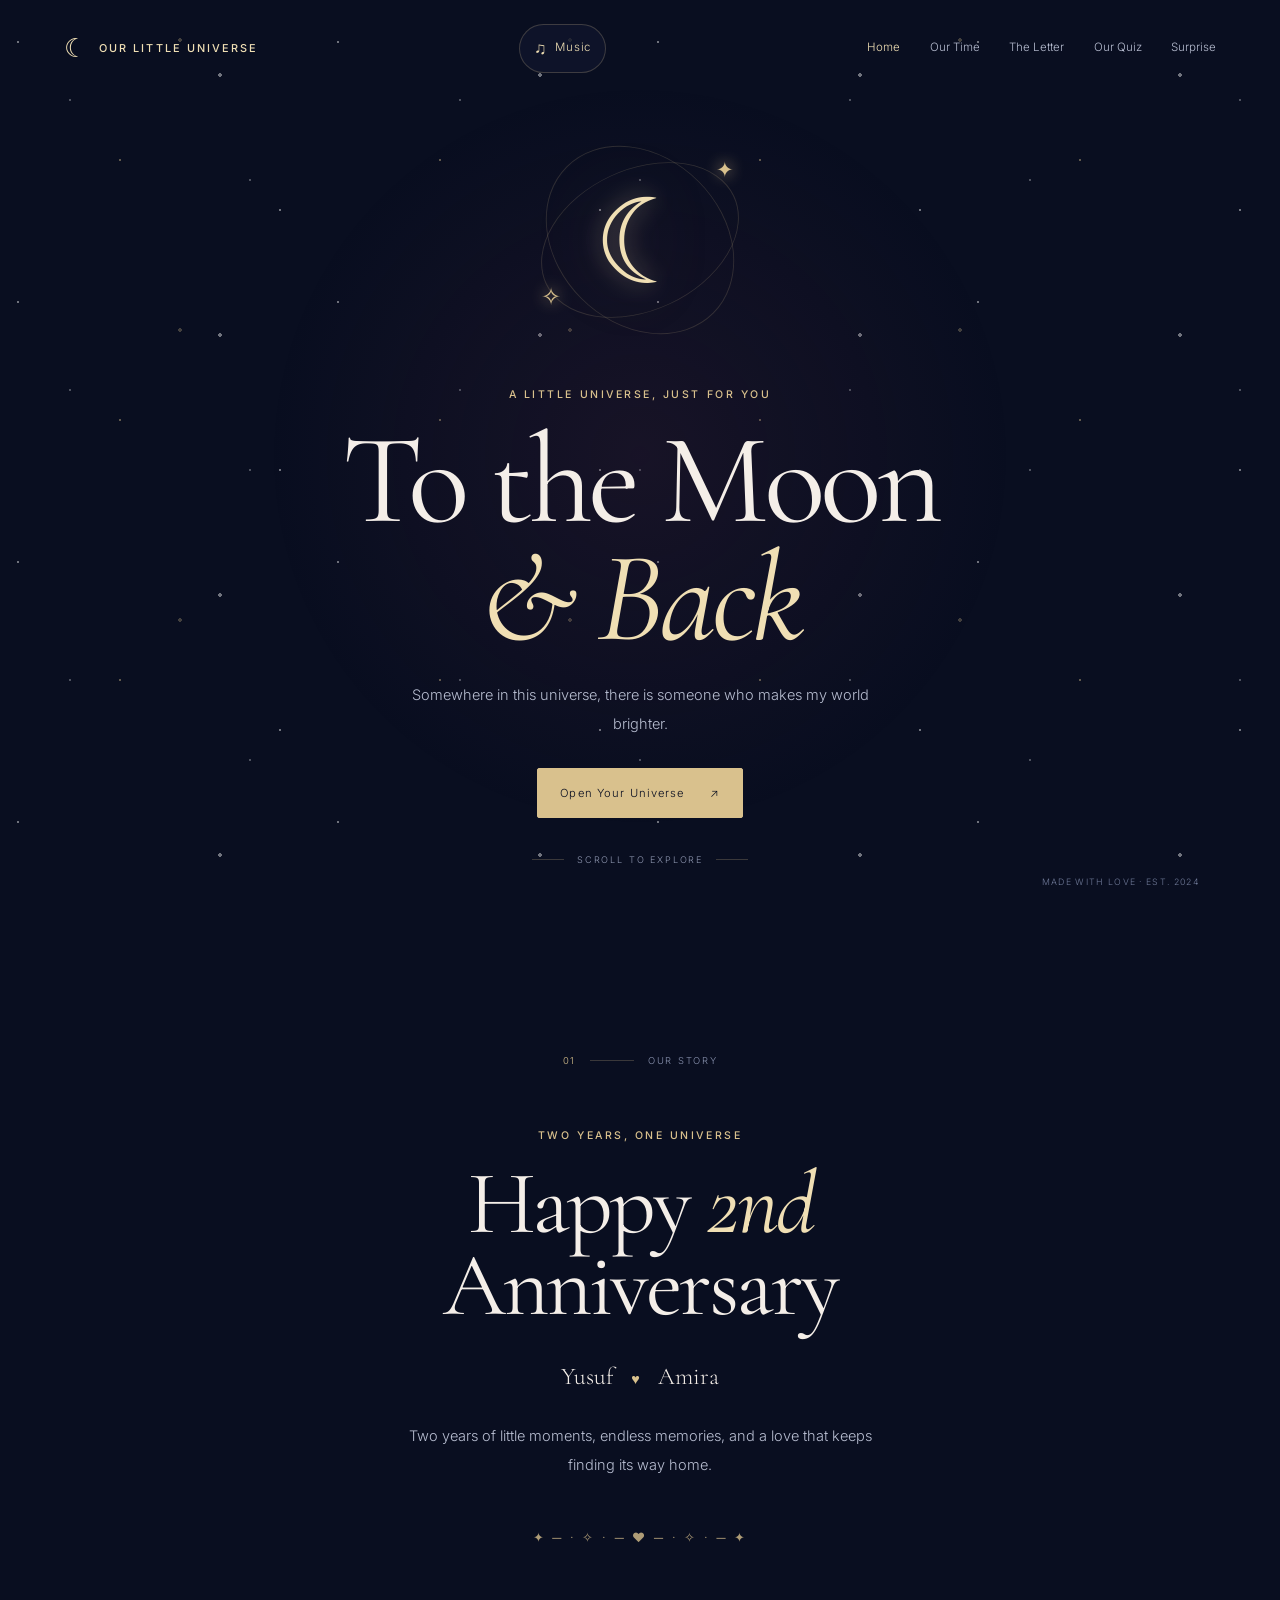
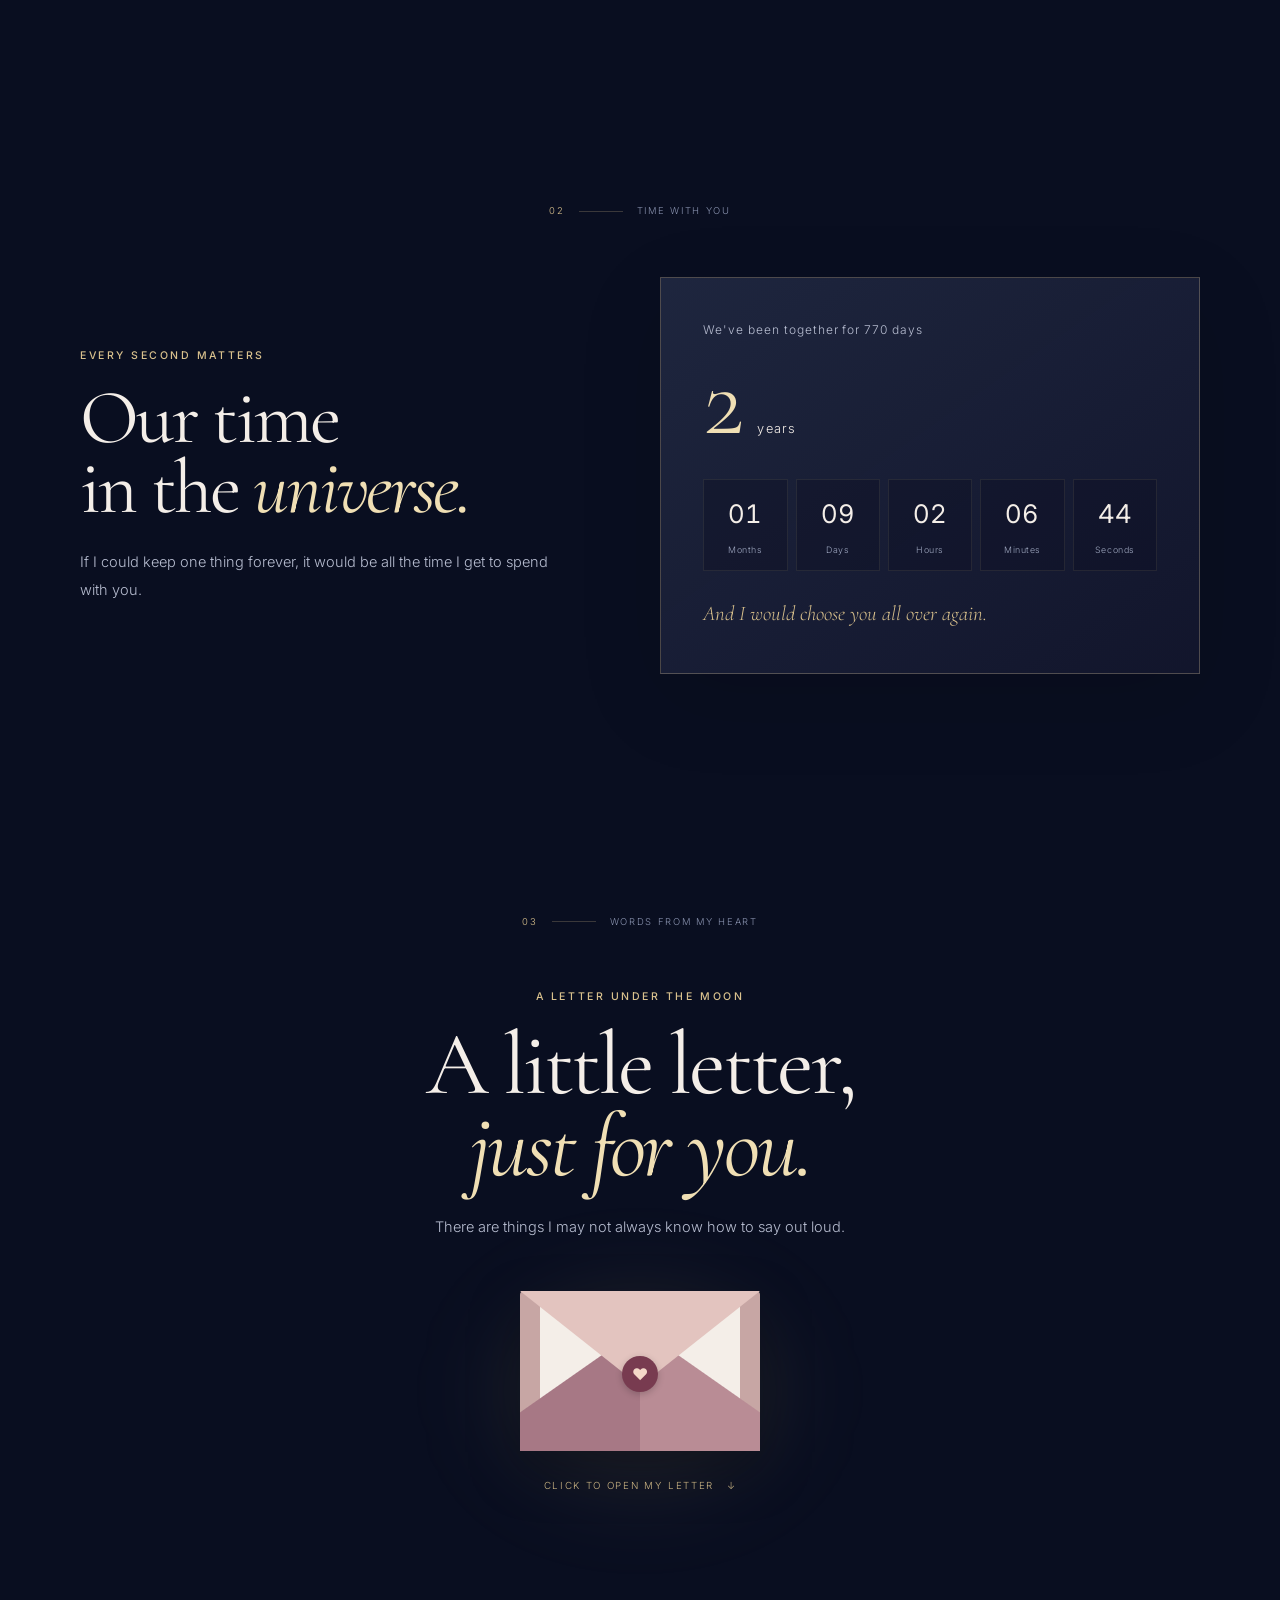
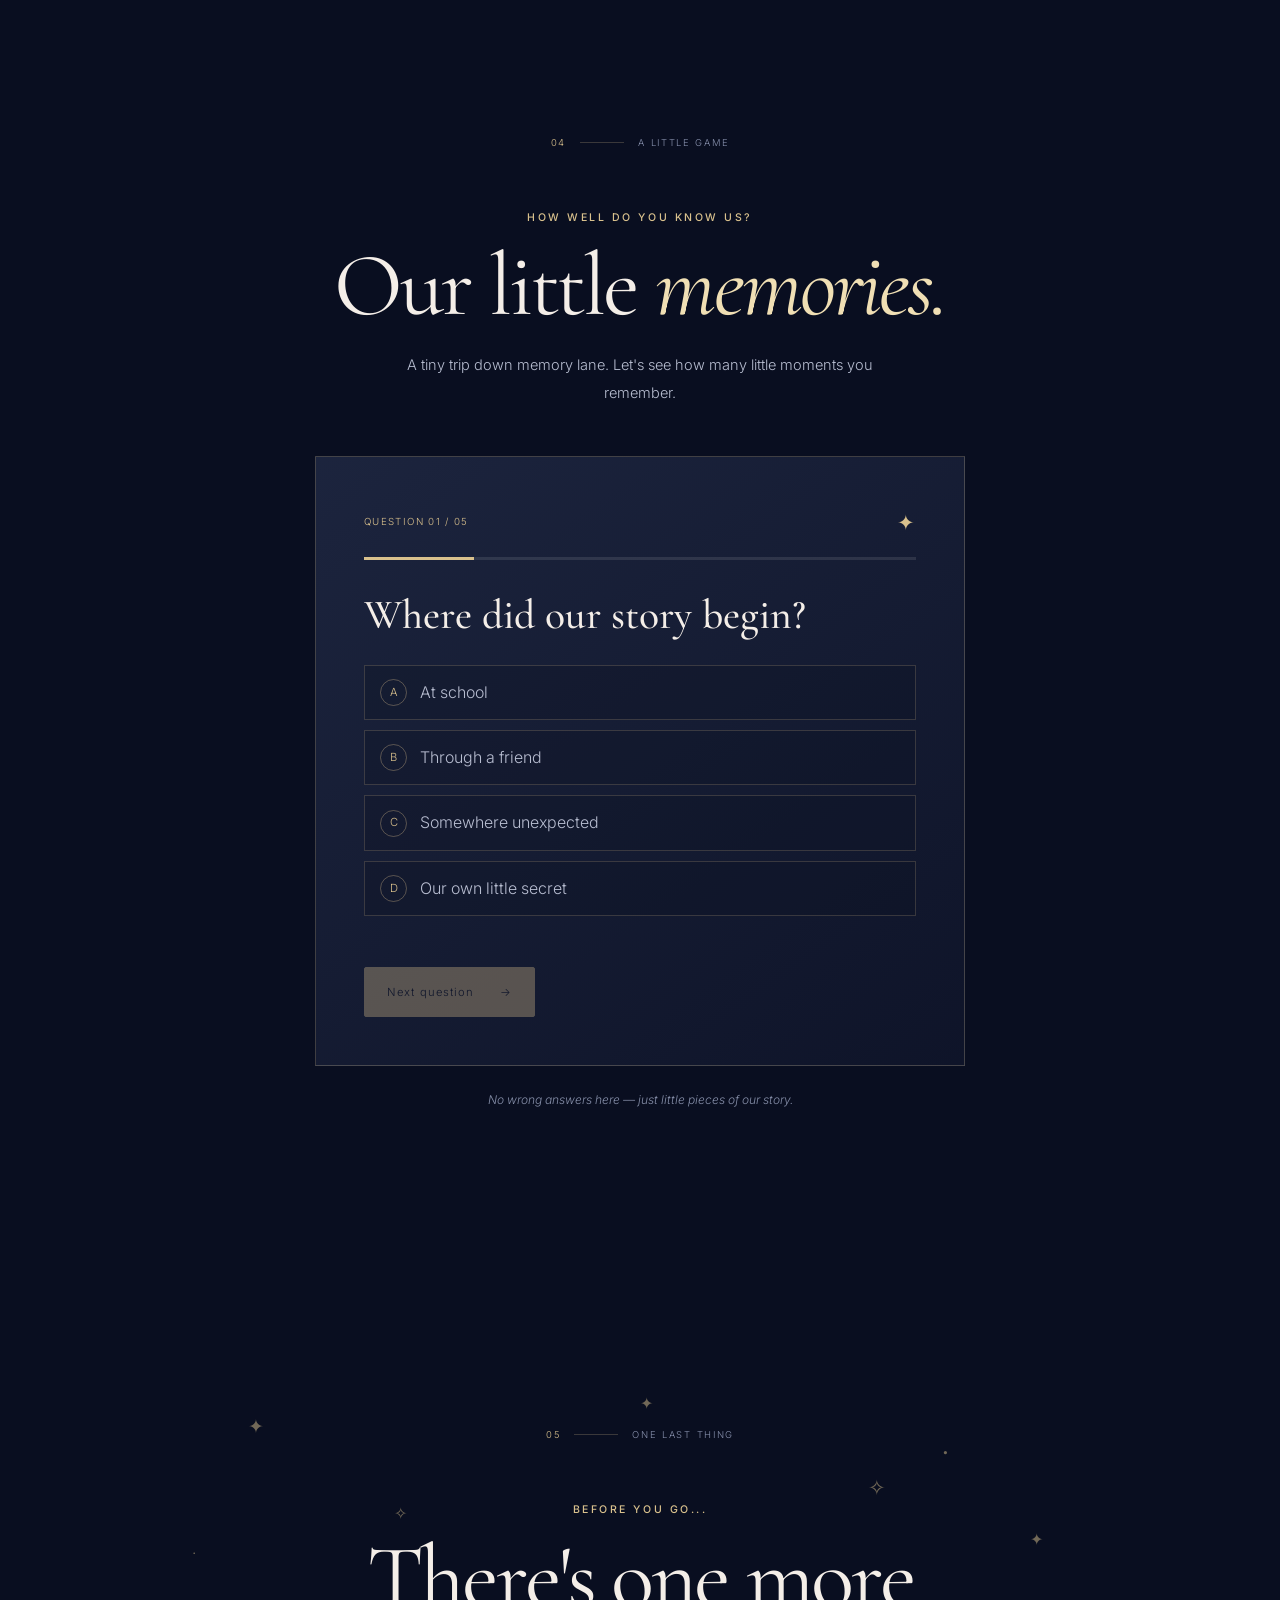
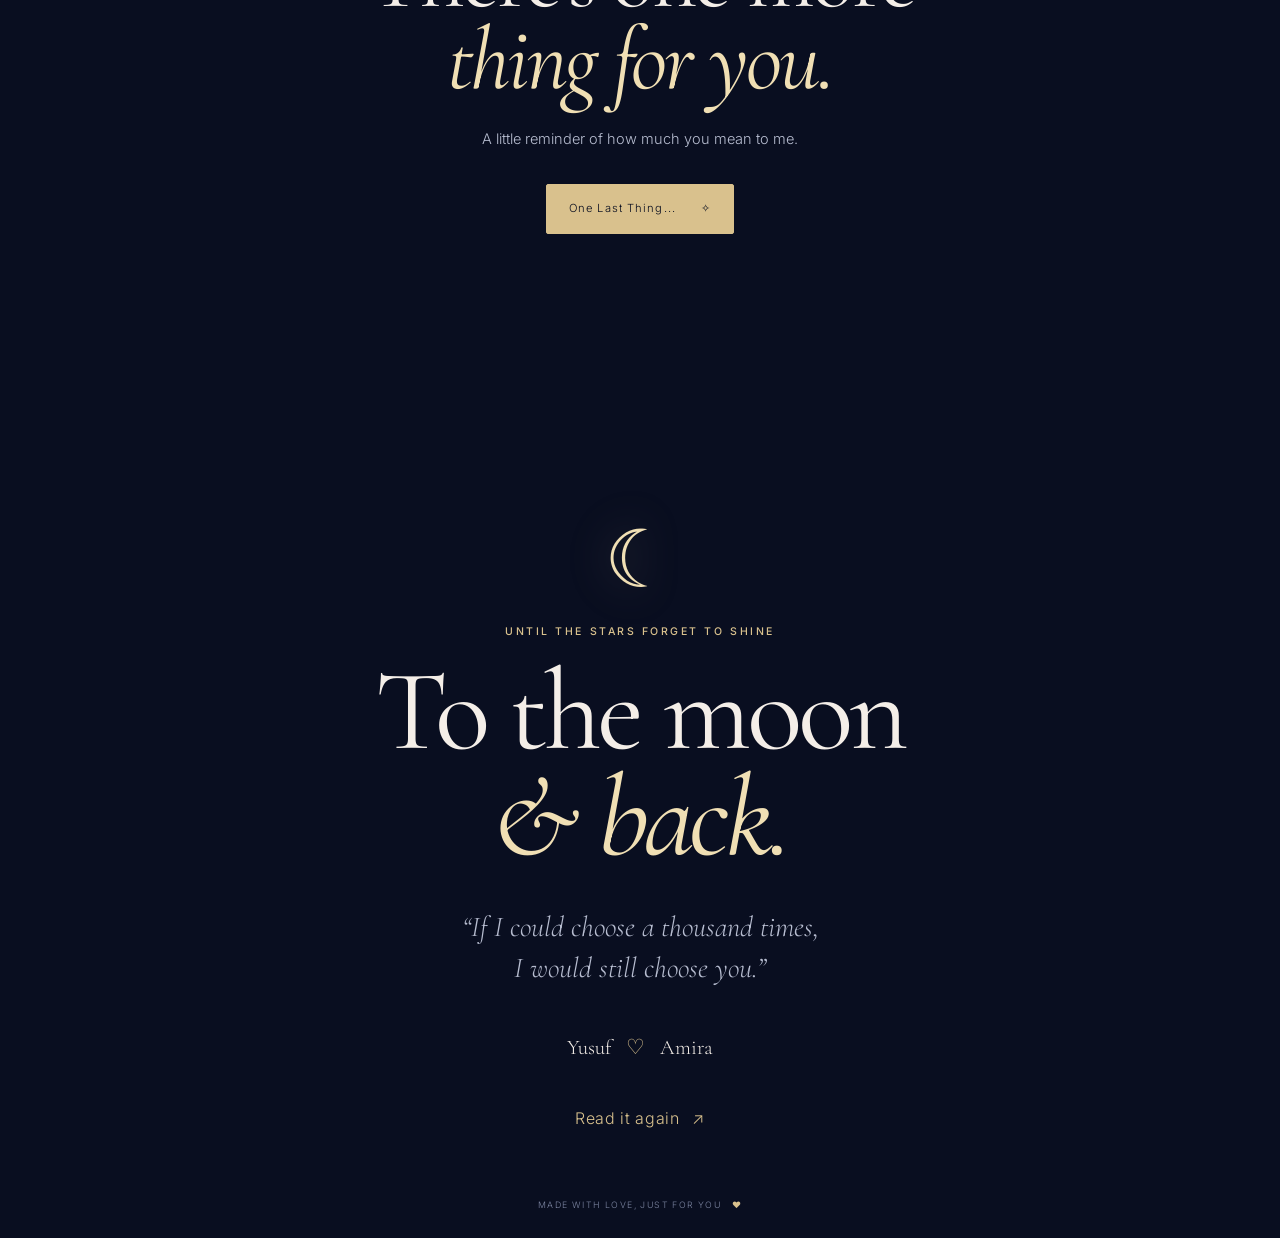
<file: index.html>
<!DOCTYPE html>
<html lang="id">
<head>
  <meta charset="UTF-8">
  <meta name="viewport" content="width=device-width, initial-scale=1.0">
  <meta name="theme-color" content="#11182f">
  <meta name="description" content="A little universe made just for you. Happy second anniversary.">
  <title>To The Moon & Back — Our Anniversary</title>
  <link rel="preconnect" href="https://fonts.googleapis.com">
  <link rel="preconnect" href="https://fonts.gstatic.com" crossorigin>
  <link href="https://fonts.googleapis.com/css2?family=Cormorant+Garamond:wght@400;500;600;700&family=Inter:wght@300;400;500;600&display=swap" rel="stylesheet">
  <link rel="stylesheet" href="style.css">
</head>
<body>
  <div class="stars stars-back" aria-hidden="true"></div>
  <div class="stars stars-front" aria-hidden="true"></div>
  <div class="ambient-glow" aria-hidden="true"></div>

  <header class="topbar">
    <a class="brand" href="#home" aria-label="Kembali ke awal">
      <span class="brand-moon">☾</span>
      <span>OUR LITTLE UNIVERSE</span>
    </a>
    <div class="topbar-actions">
      <button id="musicToggle" class="icon-button" aria-label="Putar musik" title="Musik">
        <span id="musicIcon">♫</span>
        <span class="music-label">Music</span>
      </button>
      <button id="menuToggle" class="icon-button menu-toggle" aria-label="Buka navigasi" aria-expanded="false">☰</button>
    </div>
    <nav id="navMenu" class="nav-menu" aria-label="Navigasi utama">
      <a href="#home">Home</a>
      <a href="#counter">Our Time</a>
      <a href="#letter">The Letter</a>
      <a href="#quiz">Our Quiz</a>
      <a href="#surprise">Surprise</a>
    </nav>
  </header>

  <main>
    <!-- 01: OPENING -->
    <section id="home" class="hero section-shell">
      <div class="moon-orbit" aria-hidden="true">
        <div class="orbit orbit-one"></div>
        <div class="orbit orbit-two"></div>
        <div class="moon">☾</div>
        <span class="orbit-star orbit-star-one">✦</span>
        <span class="orbit-star orbit-star-two">✧</span>
      </div>
      <p class="eyebrow reveal">A LITTLE UNIVERSE, JUST FOR YOU</p>
      <h1 class="hero-title reveal">To the Moon<br><em>&amp; Back</em></h1>
      <p class="hero-copy reveal">Somewhere in this universe, there is someone who makes my world brighter.</p>
      <button id="openUniverse" class="primary-button reveal">
        <span>Open Your Universe</span><span aria-hidden="true">↗</span>
      </button>
      <p class="scroll-note reveal"><span class="scroll-line"></span> SCROLL TO EXPLORE <span class="scroll-line"></span></p>
      <div class="hero-bottom-note">MADE WITH LOVE · EST. <span data-anniversary-year>2024</span></div>
    </section>

    <!-- 02: ANNIVERSARY -->
    <section id="anniversary" class="anniversary section-shell">
      <div class="section-kicker reveal"><span>01</span><span class="kicker-line"></span><span>OUR STORY</span></div>
      <p class="eyebrow reveal">TWO YEARS, ONE UNIVERSE</p>
      <h2 class="section-title reveal">Happy <em>2nd</em><br>Anniversary</h2>
      <p class="names-line reveal"><span data-your-name>Yusuf</span> <span class="tiny-heart">♥</span> <span data-partner-name>Amira</span></p>
      <p class="body-copy reveal">Two years of little moments, endless memories, and a love that keeps finding its way home.</p>
      <div class="constellation-divider" aria-hidden="true">✦ ─ · ✧ · ─ ♥ ─ · ✧ · ─ ✦</div>
    </section>

    <!-- 03: COUNTER -->
    <section id="counter" class="counter-section section-shell">
      <div class="section-kicker reveal"><span>02</span><span class="kicker-line"></span><span>TIME WITH YOU</span></div>
      <div class="counter-layout">
        <div class="counter-intro reveal">
          <p class="eyebrow">EVERY SECOND MATTERS</p>
          <h2 class="section-title">Our time<br>in the <em>universe.</em></h2>
          <p class="body-copy">If I could keep one thing forever, it would be all the time I get to spend with you.</p>
        </div>
        <div class="counter-card reveal">
          <p class="counter-caption">We've been together for</p>
          <div class="counter-years"><span id="years">2</span><small>years</small></div>
          <div class="time-grid">
            <div class="time-unit"><strong id="months">00</strong><span>Months</span></div>
            <div class="time-unit"><strong id="days">00</strong><span>Days</span></div>
            <div class="time-unit"><strong id="hours">00</strong><span>Hours</span></div>
            <div class="time-unit"><strong id="minutes">00</strong><span>Minutes</span></div>
            <div class="time-unit"><strong id="seconds">00</strong><span>Seconds</span></div>
          </div>
          <p class="counter-footnote">And I would choose you all over again.</p>
        </div>
      </div>
    </section>

    <!-- 04: LETTER -->
    <section id="letter" class="letter-section section-shell">
      <div class="section-kicker reveal"><span>03</span><span class="kicker-line"></span><span>WORDS FROM MY HEART</span></div>
      <p class="eyebrow reveal">A LETTER UNDER THE MOON</p>
      <h2 class="section-title reveal">A little letter,<br><em>just for you.</em></h2>
      <p class="body-copy reveal">There are things I may not always know how to say out loud.</p>
      <button id="openLetter" class="envelope-button reveal" aria-label="Buka surat cinta">
        <span class="envelope-glow"></span>
        <span class="envelope">
          <span class="envelope-back"></span>
          <span class="letter-paper"><span class="paper-heart">♥</span><span>To my favorite person</span></span>
          <span class="envelope-flap"></span>
          <span class="envelope-front"></span>
          <span class="wax-seal">♥</span>
        </span>
        <span class="envelope-cta">CLICK TO OPEN MY LETTER <span>↓</span></span>
      </button>
      <div id="letterModal" class="modal" aria-hidden="true" role="dialog" aria-modal="true" aria-labelledby="letterHeading">
        <div class="modal-backdrop" data-close-letter></div>
        <article class="letter-modal-card">
          <button class="modal-close" data-close-letter aria-label="Tutup surat">×</button>
          <div class="letter-decoration">☾ ✧ ♥ ✧ ☽</div>
          <p class="eyebrow">FROM MY HEART TO YOURS</p>
          <h3 id="letterHeading">To my favorite person,</h3>
          <div class="letter-content">
            <p>Dua tahun lalu... kita bertemu, sebuah pertemuan yang sangat tidak terduga yaitu dm ig wkwkwk. kalau ngga karena temenmu yang bikin video kita main bareng mungkin kita gaakan kayak gini hehee. aku ngucapin terimakasih banyak udah jadiin aku sebagai pasanganmu. meskipun banyak tantangan dan hambatannya, kamu sellau support dan baik ke aku huhu🥺. 
</p>
            <p>Terimakasih udah jadi bagian dari hidupku, yang memberi warna pada hidupku. terimakasih pula untuk setiap tawa dan kebahagiaan yang kau berikan.
</p>
            <p>Aku minta maaf karena aku selalu nyusahin kamu dalam beberapa hal, selalu bebanin kamu, selalu jahat in kamu, selalu buruk ke kamu. intinya aku buruk lah buat kesehatan hubungan ini, bahkan bisa mengancsm hubungan kita putus🥺. 
</p>
            <p>Terakhir....</p>
            <p>Cinta kita bukan sekadar bertambahnya tahun kita bersama. Tetapi juga bagaimna tentang dua jiwa yang selalu sabar dan intropeksi diri terhadap masalah yang ada. happy anniversary yang ke 2 sayangggg🤍. 
</p>
          </div>
          <p class="letter-signature">With all my love, <span data-your-name>Your Name</span> ♡</p>
          <button class="text-button" data-close-letter>Keep this in your heart <span>♡</span></button>
        </article>
      </div>
    </section>

    <!-- 05: QUIZ -->
    <section id="quiz" class="quiz-section section-shell">
      <div class="section-kicker reveal"><span>04</span><span class="kicker-line"></span><span>A LITTLE GAME</span></div>
      <p class="eyebrow reveal">HOW WELL DO YOU KNOW US?</p>
      <h2 class="section-title reveal">Our little <em>memories.</em></h2>
      <p class="body-copy reveal">A tiny trip down memory lane. Let's see how many little moments you remember.</p>
      <div class="quiz-card reveal">
        <div class="quiz-topline">
          <span id="quizProgressText">QUESTION 01 / 05</span>
          <span class="quiz-sparkle">✦</span>
        </div>
        <div class="progress-track"><div id="quizProgress" class="progress-fill"></div></div>
        <div id="quizContent">
          <h3 id="quizQuestion">Where did our story begin?</h3>
          <div id="quizAnswers" class="quiz-answers"></div>
          <p id="quizFeedback" class="quiz-feedback" aria-live="polite"></p>
          <button id="quizNext" class="primary-button quiz-next" disabled>Next question <span>→</span></button>
        </div>
        <div id="quizResult" class="quiz-result hidden">
          <span class="result-star">✧</span>
          <h3>Every memory matters.</h3>
          <p id="quizResultText">The best part of our story is that it belongs to us.</p>
          <button id="quizReplay" class="secondary-button">Play again ↻</button>
        </div>
      </div>
      <p class="quiz-note">No wrong answers here — just little pieces of our story.</p>
    </section>

    <!-- 06: SURPRISE -->
    <section id="surprise" class="surprise-section section-shell">
      <div class="section-kicker reveal"><span>05</span><span class="kicker-line"></span><span>ONE LAST THING</span></div>
      <div class="surprise-stars" aria-hidden="true"><span>✦</span><span>✧</span><span>·</span><span>✦</span><span>·</span><span>✧</span><span>✦</span></div>
      <p class="eyebrow reveal">BEFORE YOU GO...</p>
      <h2 class="section-title reveal">There's one more<br><em>thing for you.</em></h2>
      <p class="body-copy reveal">A little reminder of how much you mean to me.</p>
      <button id="surpriseButton" class="primary-button surprise-button reveal"><span>One Last Thing...</span><span>✧</span></button>
      <div id="surpriseReveal" class="surprise-reveal" aria-hidden="true">
        <div class="reveal-heart">♥</div>
        <p class="eyebrow">MY FAVORITE PERSON, ALWAYS</p>
        <h3>In every lifetime,<br><em>I'd find you again.</em></h3>
        <p>Thank you for these two beautiful years. I can't promise that every day will be perfect, but I hope we keep choosing kindness, honesty, laughter, and each other.</p>
        <p class="forever-line">This is only the second chapter of our story.</p>
      </div>
      <div id="confettiLayer" class="confetti-layer" aria-hidden="true"></div>
    </section>

    <!-- 07: CLOSING -->
    <section id="closing" class="closing-section section-shell">
      <div class="closing-moon" aria-hidden="true">☾</div>
      <p class="eyebrow reveal">UNTIL THE STARS FORGET TO SHINE</p>
      <h2 class="closing-title reveal">To the moon<br><em>&amp; back.</em></h2>
      <p class="closing-quote reveal">“If I could choose a thousand times,<br>I would still choose you.”</p>
      <p class="closing-names reveal"><span data-your-name>Your Name</span> <span>♡</span> <span data-partner-name>Your Favorite Person</span></p>
      <button id="readAgain" class="text-button reveal">Read it again <span>↗</span></button>
      <footer>MADE WITH LOVE, JUST FOR YOU <span>♥</span></footer>
    </section>
  </main>

  <!-- Optional local audio: place your licensed music file at assets/music.mp3 -->
  <audio id="backgroundMusic" loop preload="none">
    <source src="assets/music.mp3" type="audio/mpeg">
  </audio>

  <script src="script.js"></script>
</body>
</html>
</file>
<file: style.css>
/* =========================================================
   TO THE MOON & BACK — ANNIVERSARY WEBSITE
   Edit this file to customize colors, spacing, and animation.
   ========================================================= */

:root {
  --navy: #11182f;
  --navy-deep: #090e20;
  --navy-soft: #1a2340;
  --burgundy: #4b263f;
  --burgundy-light: #70445e;
  --gold: #d9c18d;
  --gold-light: #f0dfb4;
  --cream: #f4eee8;
  --muted: #b7bdd0;
  --line: rgba(217, 193, 141, .24);
  --serif: "Cormorant Garamond", Georgia, serif;
  --sans: "Inter", Arial, sans-serif;
  --page-width: 1120px;
}

* { box-sizing: border-box; }
html { scroll-behavior: smooth; scroll-padding-top: 88px; }
body {
  margin: 0;
  color: var(--cream);
  background: var(--navy-deep);
  font-family: var(--sans);
  font-weight: 300;
  line-height: 1.7;
  overflow-x: hidden;
}
body.modal-open { overflow: hidden; }
button, a { font: inherit; }
button { color: inherit; }
a { color: inherit; text-decoration: none; }
button:focus-visible, a:focus-visible { outline: 2px solid var(--gold); outline-offset: 5px; }
::selection { background: var(--gold); color: var(--navy-deep); }

.stars {
  position: fixed;
  inset: 0;
  pointer-events: none;
  z-index: -2;
  background-repeat: repeat;
}
.stars-back {
  opacity: .42;
  background-image:
    radial-gradient(1px 1px at 18px 42px, #fff 98%, transparent),
    radial-gradient(1px 1px at 120px 160px, #d9c18d 98%, transparent),
    radial-gradient(2px 2px at 220px 75px, #fff 98%, transparent),
    radial-gradient(1px 1px at 280px 210px, #fff 98%, transparent);
  background-size: 320px 260px;
  animation: starDrift 100s linear infinite;
}
.stars-front {
  opacity: .28;
  background-image:
    radial-gradient(1px 1px at 70px 100px, #fff 98%, transparent),
    radial-gradient(2px 2px at 180px 40px, #d9c18d 98%, transparent),
    radial-gradient(1px 1px at 250px 180px, #fff 98%, transparent);
  background-size: 390px 290px;
  animation: starDrift 145s linear infinite reverse;
}
.ambient-glow {
  position: fixed;
  z-index: -1;
  width: 60vw;
  height: 60vw;
  max-width: 800px;
  max-height: 800px;
  top: 8%;
  left: 50%;
  transform: translateX(-50%);
  border-radius: 50%;
  pointer-events: none;
  background: radial-gradient(circle, rgba(75,38,63,.22), rgba(17,24,47,0) 68%);
}
@keyframes starDrift { to { background-position: 320px 260px; } }

.topbar {
  width: 100%;
  position: absolute;
  z-index: 20;
  top: 0;
  left: 0;
  display: flex;
  align-items: center;
  justify-content: space-between;
  gap: 24px;
  padding: 24px clamp(20px, 5vw, 72px);
}
.brand {
  display: inline-flex;
  align-items: center;
  gap: 10px;
  color: var(--gold-light);
  font-size: .68rem;
  letter-spacing: .19em;
  font-weight: 500;
}
.brand-moon { font-size: 1.6rem; line-height: 1; }
.topbar-actions { display: flex; gap: 10px; align-items: center; }
.icon-button {
  display: inline-flex;
  align-items: center;
  justify-content: center;
  gap: 8px;
  border: 1px solid var(--line);
  border-radius: 100px;
  background: rgba(17,24,47,.65);
  color: var(--gold-light);
  padding: 9px 14px;
  cursor: pointer;
  transition: background .25s, border-color .25s;
}
.icon-button:hover { background: var(--burgundy); border-color: var(--gold); }
.music-label { font-size: .72rem; letter-spacing: .08em; }
#musicIcon { font-size: 1.05rem; }
#musicIcon.is-playing { animation: musicPulse 1.2s ease-in-out infinite; }
@keyframes musicPulse { 50% { transform: scale(1.2); } }
.menu-toggle { display: none; }
.nav-menu { display: flex; align-items: center; gap: clamp(15px, 2.3vw, 32px); }
.nav-menu a {
  color: var(--muted);
  font-size: .72rem;
  transition: color .2s;
}
.nav-menu a:hover, .nav-menu a.active { color: var(--gold-light); }

.section-shell {
  position: relative;
  width: min(100% - 40px, var(--page-width));
  margin-inline: auto;
}
.hero {
  min-height: 100svh;
  display: flex;
  flex-direction: column;
  justify-content: center;
  align-items: center;
  text-align: center;
  padding-top: 110px;
  padding-bottom: 100px;
}
.moon-orbit {
  position: relative;
  display: grid;
  place-items: center;
  width: clamp(170px, 24vw, 260px);
  height: clamp(170px, 24vw, 260px);
  margin-bottom: 16px;
}
.moon {
  display: grid;
  place-items: center;
  width: 95px;
  height: 95px;
  color: var(--gold-light);
  font-size: 7.4rem;
  line-height: .8;
  text-shadow: 0 0 25px rgba(240,223,180,.42), 0 0 80px rgba(217,193,141,.25);
  animation: moonFloat 6s ease-in-out infinite;
}
.orbit {
  position: absolute;
  inset: 10%;
  border: 1px solid rgba(217,193,141,.17);
  border-radius: 50%;
}
.orbit-one { transform: rotate(-25deg) scaleY(.68); }
.orbit-two { transform: rotate(45deg) scaleY(.8); }
.orbit-star { position: absolute; color: var(--gold); text-shadow: 0 0 15px var(--gold); }
.orbit-star-one { top: 16%; right: 14%; font-size: 1.3rem; }
.orbit-star-two { left: 12%; bottom: 20%; font-size: 1.5rem; }
@keyframes moonFloat { 50% { transform: translateY(-9px); } }
.eyebrow {
  margin: 0 0 18px;
  color: var(--gold);
  font-size: .66rem;
  font-weight: 500;
  letter-spacing: .24em;
  line-height: 1.7;
}
.hero-title, .section-title, .closing-title {
  margin: 0;
  font-family: var(--serif);
  font-weight: 400;
  letter-spacing: -.035em;
  line-height: .92;
}
.hero-title { font-size: clamp(4rem, 10vw, 8.6rem); }
.hero-title em, .section-title em, .closing-title em, .surprise-reveal h3 em {
  color: var(--gold-light);
  font-weight: 400;
}
.hero-copy, .body-copy {
  max-width: 500px;
  margin: 24px auto 0;
  color: var(--muted);
  font-size: .91rem;
  line-height: 1.95;
}
.primary-button, .secondary-button {
  display: inline-flex;
  justify-content: center;
  align-items: center;
  gap: 25px;
  min-height: 50px;
  padding: 14px 22px;
  border: 1px solid var(--gold);
  border-radius: 2px;
  cursor: pointer;
  font-size: .7rem;
  letter-spacing: .1em;
  transition: transform .25s, background .25s, color .25s, box-shadow .25s;
}
.primary-button {
  margin-top: 30px;
  background: var(--gold);
  color: var(--navy-deep);
}
.primary-button:hover {
  background: var(--gold-light);
  transform: translateY(-3px);
  box-shadow: 0 12px 38px rgba(217,193,141,.14);
}
.secondary-button { background: transparent; color: var(--gold-light); }
.secondary-button:hover { background: rgba(217,193,141,.1); }
.scroll-note {
  position: absolute;
  bottom: 42px;
  display: flex;
  align-items: center;
  gap: 13px;
  color: #8f97b0;
  font-size: .57rem;
  letter-spacing: .2em;
}
.scroll-line { display: block; width: 32px; height: 1px; background: var(--line); }
.hero-bottom-note {
  position: absolute;
  right: 0;
  bottom: 28px;
  color: #707a98;
  font-size: .55rem;
  letter-spacing: .15em;
}

.anniversary {
  min-height: 85vh;
  display: flex;
  flex-direction: column;
  justify-content: center;
  align-items: center;
  text-align: center;
  padding-top: 110px;
  padding-bottom: 110px;
}
.section-kicker {
  display: flex;
  align-items: center;
  justify-content: center;
  gap: 14px;
  margin-bottom: 58px;
  color: #8992ae;
  font-size: .59rem;
  letter-spacing: .18em;
}
.section-kicker > span:first-child { color: var(--gold); }
.kicker-line { width: 44px; height: 1px; background: var(--line); }
.section-title { font-size: clamp(3.2rem, 7vw, 6.2rem); }
.names-line { margin: 30px 0 0; color: var(--cream); font-family: var(--serif); font-size: 1.5rem; }
.tiny-heart { margin-inline: 12px; color: var(--gold); font-size: .9rem; }
.constellation-divider { margin-top: 48px; color: var(--gold); letter-spacing: .18em; opacity: .8; font-size: .8rem; }

.counter-section { padding-top: 120px; padding-bottom: 130px; }
.counter-layout {
  display: grid;
  grid-template-columns: 1fr 1.1fr;
  align-items: center;
  gap: clamp(35px, 7vw, 100px);
}
.counter-intro .section-title { font-size: clamp(3rem, 6vw, 5.2rem); }
.counter-intro .body-copy { margin-left: 0; }
.counter-card {
  padding: clamp(24px, 4vw, 42px);
  border: 1px solid rgba(217,193,141,.28);
  background: linear-gradient(145deg, rgba(35,43,69,.83), rgba(21,24,47,.8));
  box-shadow: 0 25px 80px rgba(0,0,0,.12);
}
.counter-caption { margin: 0; color: var(--muted); font-size: .75rem; letter-spacing: .08em; }
.counter-years { display: flex; align-items: baseline; gap: 13px; margin: 8px 0 28px; }
.counter-years span { color: var(--gold-light); font-family: var(--serif); font-size: clamp(4.5rem, 8vw, 6.5rem); line-height: 1; }
.counter-years small { color: var(--cream); font-size: .8rem; letter-spacing: .1em; }
.time-grid { display: grid; grid-template-columns: repeat(5, 1fr); gap: 8px; }
.time-unit {
  display: flex;
  flex-direction: column;
  align-items: center;
  gap: 7px;
  padding: 12px 4px;
  background: rgba(9,14,32,.35);
  border: 1px solid rgba(217,193,141,.1);
}
.time-unit strong { font-size: clamp(1.15rem, 2.5vw, 1.6rem); font-weight: 400; color: var(--cream); font-variant-numeric: tabular-nums; }
.time-unit span { color: #9fa7bf; font-size: .55rem; letter-spacing: .06em; }
.counter-footnote { margin: 25px 0 0; color: var(--gold); font-family: var(--serif); font-size: 1.3rem; font-style: italic; }

.letter-section, .quiz-section { padding-top: 110px; padding-bottom: 130px; text-align: center; }
.envelope-button {
  position: relative;
  display: flex;
  flex-direction: column;
  align-items: center;
  margin: 50px auto 0;
  padding: 0;
  border: 0;
  background: transparent;
  cursor: pointer;
}
.envelope-glow {
  position: absolute;
  top: 10px;
  width: 270px;
  height: 180px;
  border-radius: 50%;
  background: rgba(217,193,141,.12);
  filter: blur(50px);
}
.envelope {
  position: relative;
  display: block;
  width: 240px;
  height: 160px;
  filter: drop-shadow(0 18px 25px rgba(0,0,0,.25));
  transition: transform .35s;
}
.envelope-button:hover .envelope { transform: translateY(-8px) rotate(-1deg); }
.envelope-back { position: absolute; inset: 0; background: #c7a6a4; border-radius: 4px; }
.letter-paper {
  position: absolute;
  z-index: 1;
  top: 10px;
  left: 20px;
  width: 200px;
  height: 132px;
  display: flex;
  flex-direction: column;
  align-items: center;
  justify-content: center;
  gap: 12px;
  background: var(--cream);
  color: #5b394a;
  font-family: var(--serif);
  font-size: 1.05rem;
  transition: transform .55s ease;
}
.paper-heart { color: #a35d76; font-size: 1.2rem; }
.envelope-flap {
  position: absolute;
  z-index: 3;
  top: 0;
  left: 0;
  width: 0;
  height: 0;
  border-left: 120px solid transparent;
  border-right: 120px solid transparent;
  border-top: 95px solid #e3c4bf;
  transform-origin: top;
  transition: transform .5s;
}
.envelope-front {
  position: absolute;
  z-index: 2;
  inset: 0;
  background: linear-gradient(145deg, transparent 49.5%, #a77885 50%) left / 50% 100% no-repeat,
              linear-gradient(215deg, transparent 49.5%, #b98c95 50%) right / 50% 100% no-repeat;
  clip-path: polygon(0 0, 50% 57%, 100% 0, 100% 100%, 0 100%);
}
.wax-seal {
  position: absolute;
  z-index: 4;
  left: 50%;
  top: 52%;
  transform: translate(-50%, -50%);
  display: grid;
  place-items: center;
  width: 36px;
  height: 36px;
  border-radius: 50%;
  color: #f4d8c8;
  background: #783b50;
  box-shadow: 0 2px 7px rgba(0,0,0,.2);
}
.envelope-button.is-open .envelope-flap { transform: rotateX(180deg); z-index: 0; }
.envelope-button.is-open .letter-paper { transform: translateY(-55px); }
.envelope-cta { margin-top: 27px; color: var(--gold); font-size: .61rem; letter-spacing: .17em; }
.envelope-cta span { margin-left: 8px; }

.modal { position: fixed; z-index: 100; inset: 0; display: grid; place-items: center; padding: 22px; opacity: 0; visibility: hidden; transition: opacity .3s, visibility .3s; }
.modal.is-open { opacity: 1; visibility: visible; }
.modal-backdrop { position: absolute; inset: 0; background: rgba(4,7,18,.86); backdrop-filter: blur(10px); }
.letter-modal-card {
  position: relative;
  z-index: 1;
  width: min(100%, 620px);
  max-height: min(84vh, 820px);
  overflow-y: auto;
  padding: clamp(25px, 5vw, 52px);
  color: #3b2c36;
  background: var(--cream);
  box-shadow: 0 30px 100px rgba(0,0,0,.4);
  transform: translateY(15px);
  transition: transform .35s;
}
.modal.is-open .letter-modal-card { transform: translateY(0); }
.modal-close {
  position: absolute;
  top: 12px;
  right: 16px;
  border: 0;
  background: transparent;
  color: #68485a;
  font-size: 2rem;
  cursor: pointer;
}
.letter-decoration { margin-bottom: 18px; color: #9a657a; letter-spacing: .25em; }
.letter-modal-card .eyebrow { color: #98647a; font-size: .58rem; }
.letter-modal-card h3 { margin: 0 0 22px; font: 500 clamp(2rem, 5vw, 3.1rem)/1 var(--serif); }
.letter-content p { font: 400 1.05rem/1.85 var(--serif); }
.letter-signature { margin-top: 28px; font: italic 1.35rem var(--serif); color: #71465a; }
.text-button { border: 0; background: transparent; color: var(--gold); cursor: pointer; letter-spacing: .04em; }
.letter-modal-card .text-button { color: #754b5e; padding: 8px 0; }
.text-button span { margin-left: 8px; }

.quiz-card {
  width: min(100%, 650px);
  margin: 48px auto 0;
  padding: clamp(24px, 5vw, 48px);
  text-align: left;
  border: 1px solid rgba(217,193,141,.24);
  background: linear-gradient(145deg, rgba(31,39,65,.9), rgba(16,21,42,.9));
}
.quiz-topline { display: flex; align-items: center; justify-content: space-between; color: var(--gold); font-size: .61rem; letter-spacing: .14em; }
.quiz-sparkle { font-size: 1.3rem; }
.progress-track { height: 3px; margin: 17px 0 32px; background: rgba(255,255,255,.1); }
.progress-fill { width: 20%; height: 100%; background: var(--gold); transition: width .3s; }
.quiz-card h3 { margin: 0 0 25px; font: 500 clamp(1.8rem, 4vw, 2.6rem)/1.15 var(--serif); }
.quiz-answers { display: grid; gap: 10px; }
.quiz-answer {
  display: flex;
  align-items: center;
  gap: 13px;
  width: 100%;
  padding: 13px 15px;
  text-align: left;
  border: 1px solid rgba(217,193,141,.2);
  background: rgba(9,14,32,.24);
  color: var(--muted);
  cursor: pointer;
  transition: border-color .2s, background .2s, color .2s;
}
.quiz-answer:hover, .quiz-answer.selected { border-color: var(--gold); background: rgba(217,193,141,.08); color: var(--cream); }
.answer-letter { display: grid; place-items: center; flex: 0 0 27px; height: 27px; border: 1px solid rgba(217,193,141,.35); border-radius: 50%; color: var(--gold); font-size: .7rem; }
.quiz-feedback { min-height: 22px; color: var(--gold); font-size: .8rem; }
.quiz-next { margin-top: 4px; }
.quiz-next:disabled { opacity: .35; cursor: not-allowed; transform: none; box-shadow: none; }
.quiz-result { text-align: center; padding: 15px 0; }
.result-star { color: var(--gold); font-size: 2.6rem; }
.quiz-result h3 { margin-top: 15px; }
.quiz-result p { color: var(--muted); }
.quiz-note { margin-top: 24px; color: #8790aa; font-size: .75rem; font-style: italic; }
.hidden { display: none !important; }

.surprise-section {
  min-height: 85vh;
  display: flex;
  flex-direction: column;
  justify-content: center;
  align-items: center;
  text-align: center;
  padding-top: 110px;
  padding-bottom: 120px;
  overflow: hidden;
}
.surprise-stars { position: absolute; inset: 18% 0 auto; height: 200px; pointer-events: none; color: var(--gold); opacity: .5; }
.surprise-stars span { position: absolute; animation: twinkle 3s ease-in-out infinite; }
.surprise-stars span:nth-child(1) { left: 15%; top: 10%; font-size: 1.2rem; }
.surprise-stars span:nth-child(2) { left: 28%; top: 55%; animation-delay: .5s; }
.surprise-stars span:nth-child(3) { left: 77%; top: 18%; font-size: 2rem; }
.surprise-stars span:nth-child(4) { right: 14%; top: 68%; animation-delay: 1s; }
.surprise-stars span:nth-child(5) { left: 10%; top: 75%; }
.surprise-stars span:nth-child(6) { right: 28%; top: 40%; font-size: 1.3rem; }
.surprise-stars span:nth-child(7) { left: 50%; top: 0; animation-delay: 1.5s; }
@keyframes twinkle { 50% { opacity: .25; transform: scale(.7) rotate(30deg); } }
.surprise-button { position: relative; z-index: 2; }
.surprise-reveal {
  display: none;
  width: min(100%, 640px);
  margin-top: 52px;
  opacity: 0;
  transform: translateY(20px);
}
.surprise-reveal.is-visible { display: block; animation: revealUp .9s ease forwards; }
@keyframes revealUp { to { opacity: 1; transform: translateY(0); } }
.reveal-heart { margin-bottom: 18px; color: var(--gold-light); font-size: 3rem; text-shadow: 0 0 35px rgba(217,193,141,.6); animation: heartBeat 1.7s ease-in-out infinite; }
@keyframes heartBeat { 50% { transform: scale(1.12); } }
.surprise-reveal h3 { margin: 0; font: 400 clamp(2.8rem, 6vw, 5rem)/.98 var(--serif); }
.surprise-reveal > p:not(.eyebrow) { max-width: 530px; margin: 25px auto; color: var(--muted); line-height: 1.9; }
.surprise-reveal .forever-line { color: var(--gold-light) !important; font: italic 1.5rem var(--serif); }
.confetti-layer { position: absolute; inset: 0; pointer-events: none; overflow: hidden; }
.confetti-piece { position: absolute; top: 50%; color: var(--gold); animation: confettiFly 1.8s ease-out forwards; }
@keyframes confettiFly { to { transform: translate(var(--x), var(--y)) rotate(300deg); opacity: 0; } }

.closing-section {
  min-height: 90vh;
  display: flex;
  flex-direction: column;
  align-items: center;
  justify-content: center;
  text-align: center;
  padding-top: 100px;
  padding-bottom: 105px;
}
.closing-moon { margin-bottom: 25px; color: var(--gold-light); font-size: 5rem; line-height: 1; text-shadow: 0 0 45px rgba(217,193,141,.35); }
.closing-title { font-size: clamp(4rem, 9vw, 7.8rem); }
.closing-quote { margin: 35px 0 20px; color: var(--muted); font-family: var(--serif); font-size: clamp(1.3rem, 3vw, 1.8rem); font-style: italic; line-height: 1.45; }
.closing-names { color: var(--cream); font-family: var(--serif); font-size: 1.3rem; }
.closing-names span:nth-child(2) { margin-inline: 10px; color: var(--gold); }
.closing-section .text-button { margin-top: 18px; }
.closing-section footer { position: absolute; bottom: 25px; color: #7e87a3; font-size: .55rem; letter-spacing: .16em; }
.closing-section footer span { margin-left: 7px; color: var(--gold); }

.reveal { opacity: 0; transform: translateY(22px); transition: opacity .8s ease, transform .8s ease; }
.reveal.is-visible { opacity: 1; transform: translateY(0); }
.reveal:nth-child(2) { transition-delay: .08s; }
.reveal:nth-child(3) { transition-delay: .15s; }
.reveal:nth-child(4) { transition-delay: .22s; }

@media (max-width: 760px) {
  .topbar { padding: 18px 20px; }
  .brand { font-size: .58rem; letter-spacing: .13em; }
  .brand-moon { font-size: 1.35rem; }
  .menu-toggle { display: inline-flex; }
  .nav-menu {
    position: absolute;
    top: 68px;
    right: 20px;
    display: none;
    flex-direction: column;
    align-items: stretch;
    gap: 0;
    min-width: 190px;
    padding: 8px;
    border: 1px solid var(--line);
    background: rgba(9,14,32,.97);
    box-shadow: 0 18px 45px rgba(0,0,0,.3);
  }
  .nav-menu.is-open { display: flex; }
  .nav-menu a { padding: 11px 12px; }
  .hero { padding-top: 105px; }
  .moon-orbit { margin-bottom: 5px; }
  .hero-title { font-size: clamp(4rem, 17vw, 6.4rem); }
  .hero-copy { max-width: 330px; font-size: .82rem; }
  .scroll-note { bottom: 25px; font-size: .5rem; }
  .hero-bottom-note { display: none; }
  .section-shell { width: min(100% - 36px, var(--page-width)); }
  .section-kicker { margin-bottom: 40px; font-size: .53rem; }
  .kicker-line { width: 25px; }
  .anniversary { min-height: 75vh; }
  .names-line { font-size: 1.2rem; }
  .counter-section { padding-top: 85px; padding-bottom: 90px; }
  .counter-layout { grid-template-columns: 1fr; gap: 35px; }
  .counter-intro .body-copy { margin-top: 18px; }
  .counter-card { padding: 24px 16px; }
  .time-grid { gap: 5px; }
  .time-unit { padding: 10px 2px; }
  .time-unit span { font-size: .49rem; }
  .letter-section, .quiz-section { padding-top: 85px; padding-bottom: 90px; }
  .letter-modal-card { padding: 34px 24px; }
  .letter-content p { font-size: 1rem; }
  .surprise-section { min-height: 80vh; }
  .closing-section { min-height: 78vh; }
}
@media (max-width: 390px) {
  .music-label { display: none; }
  .hero-title { font-size: 3.65rem; }
  .time-grid { grid-template-columns: repeat(3, 1fr); }
  .time-unit:nth-child(4), .time-unit:nth-child(5) { grid-column: span 1; }
  .time-unit:nth-child(4) { margin-left: 50%; }
  .time-unit:nth-child(5) { margin-right: 50%; }
}
@media (prefers-reduced-motion: reduce) {
  *, *::before, *::after {
    scroll-behavior: auto !important;
    animation-duration: .01ms !important;
    animation-iteration-count: 1 !important;
    transition-duration: .01ms !important;
  }
  .reveal { opacity: 1; transform: none; }
}
</file>
